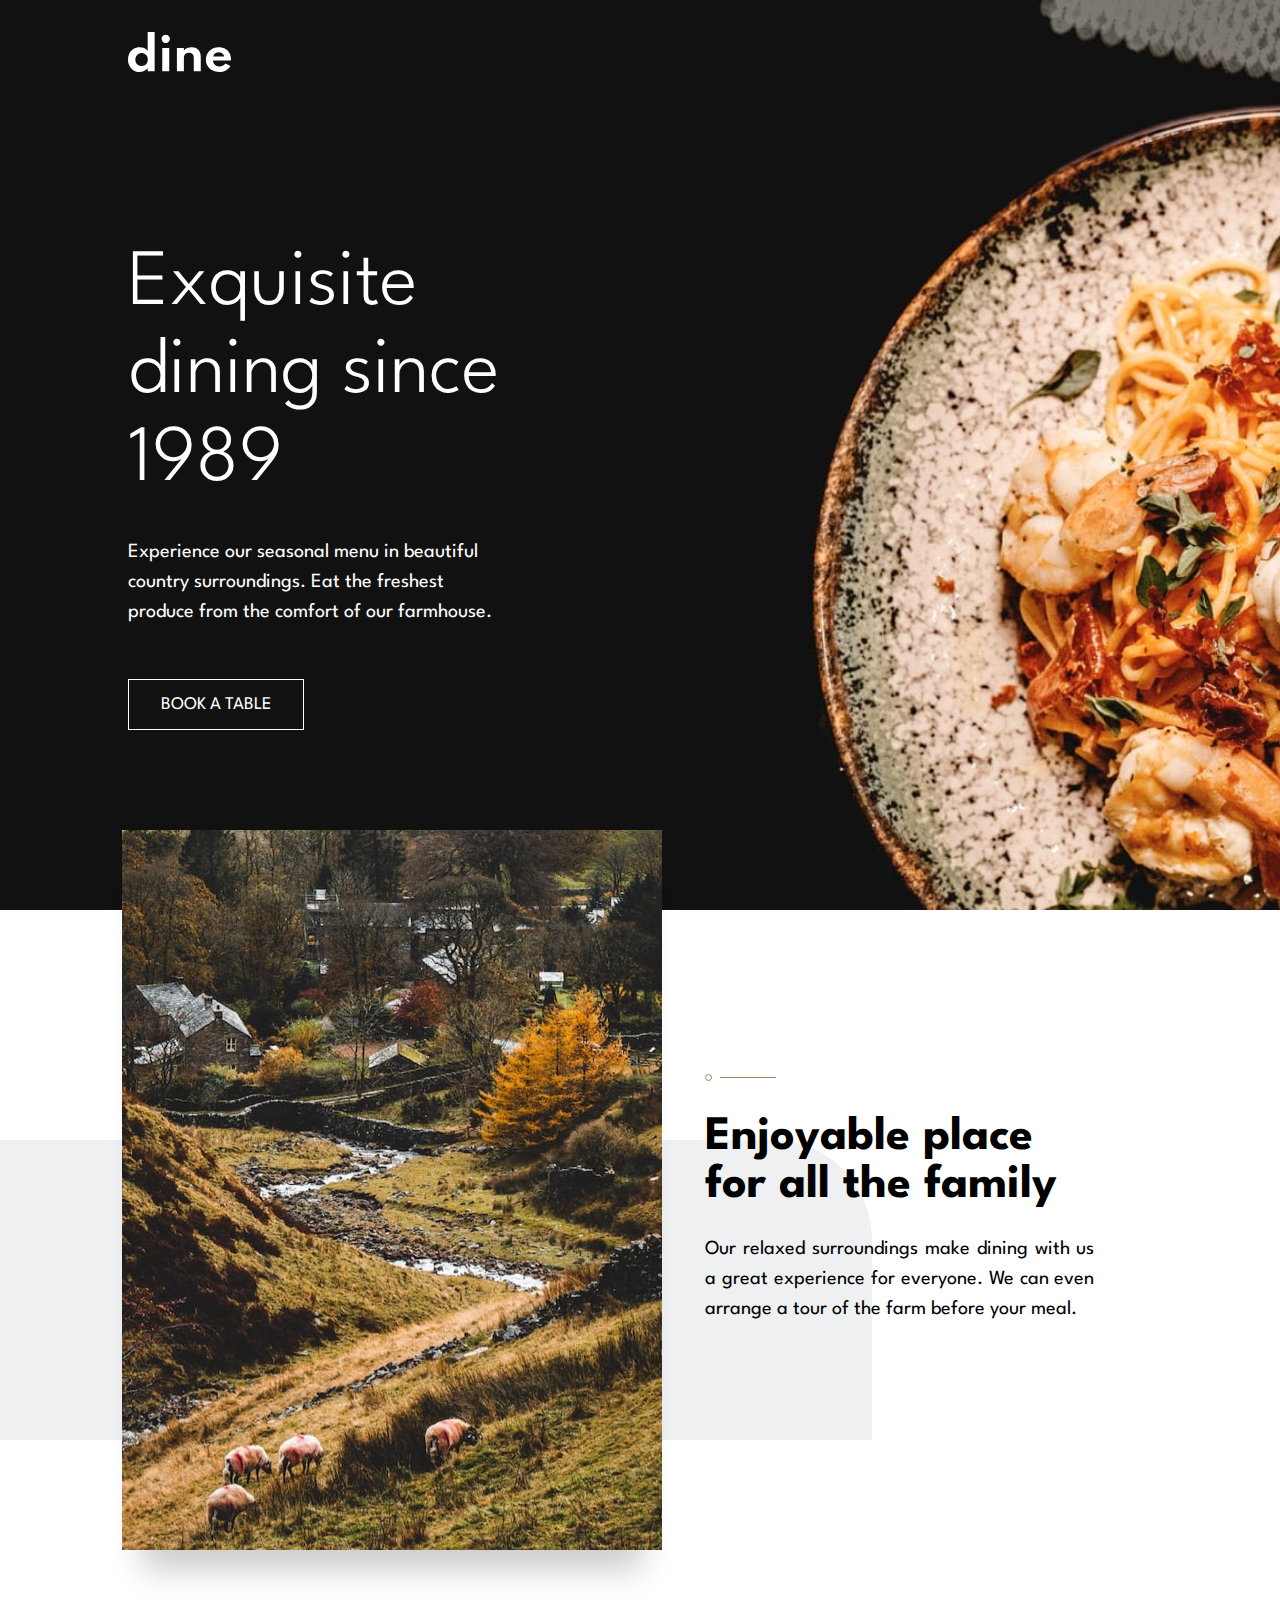
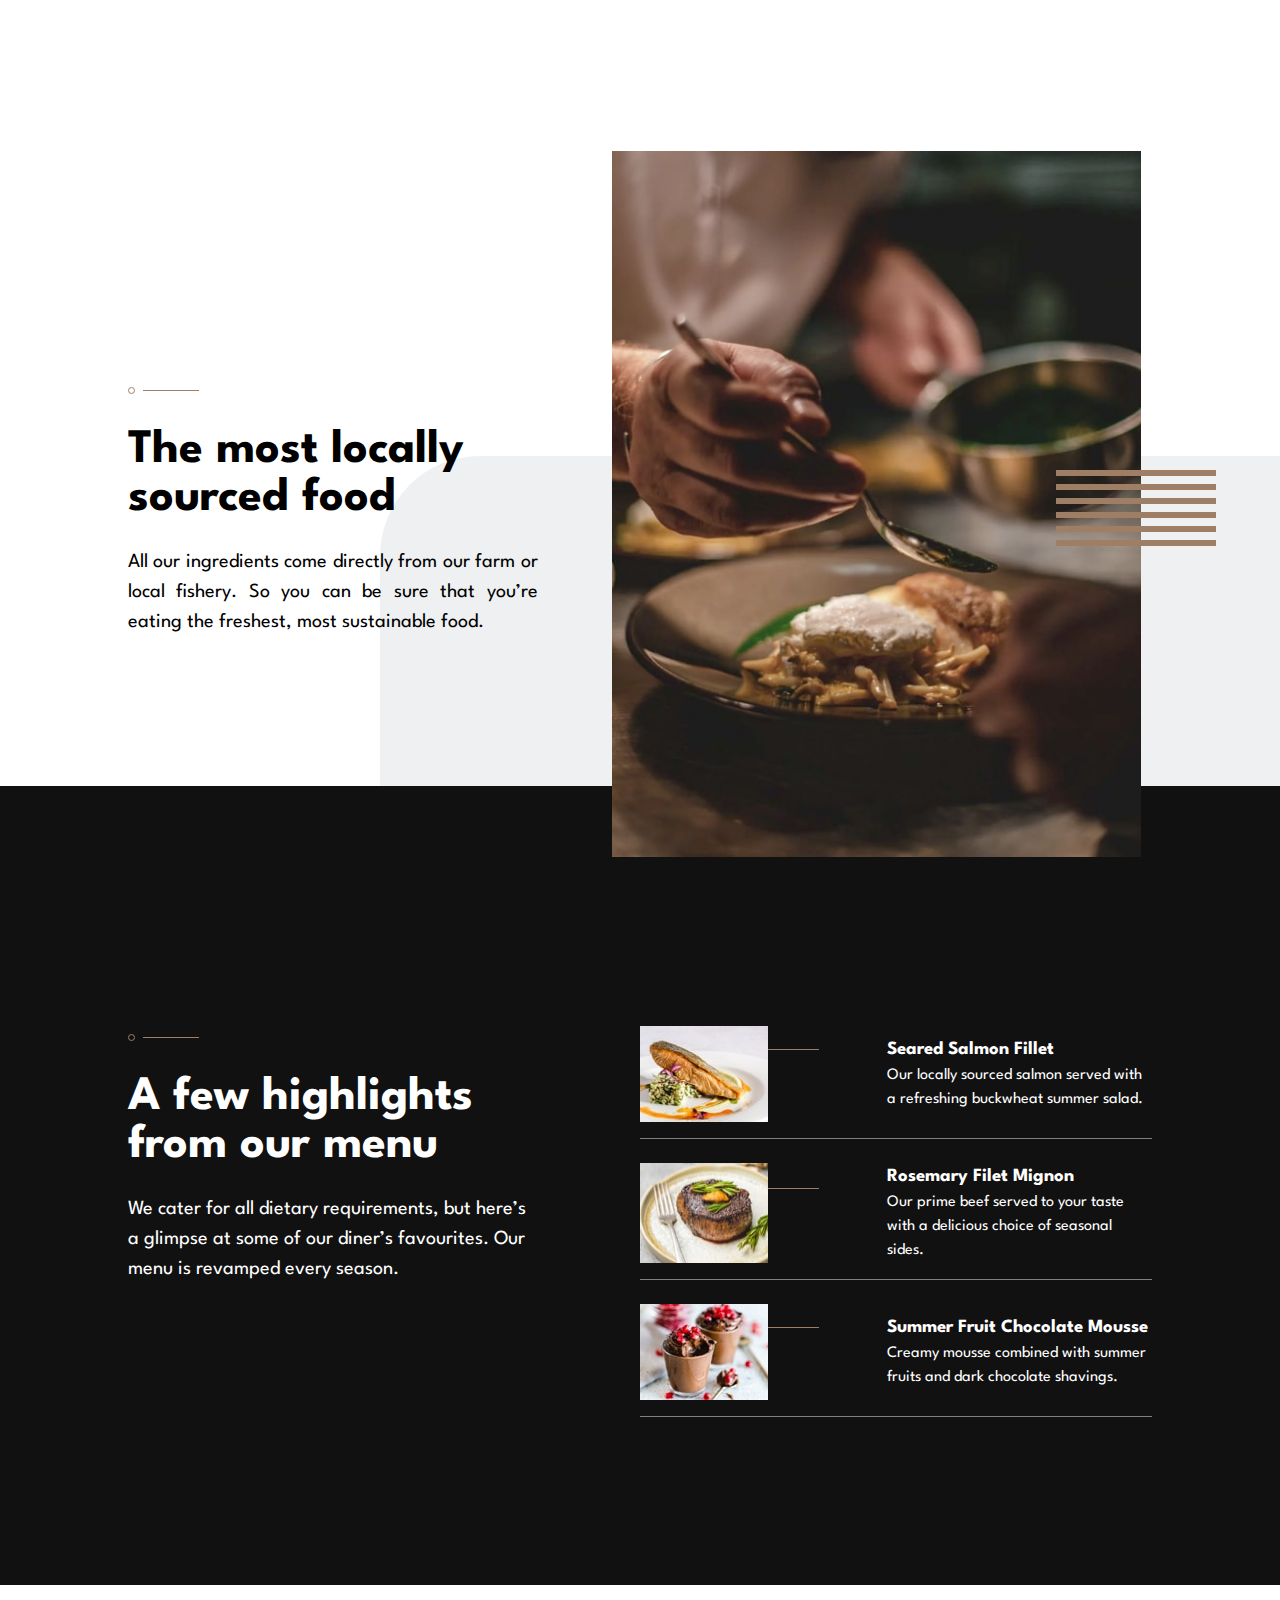
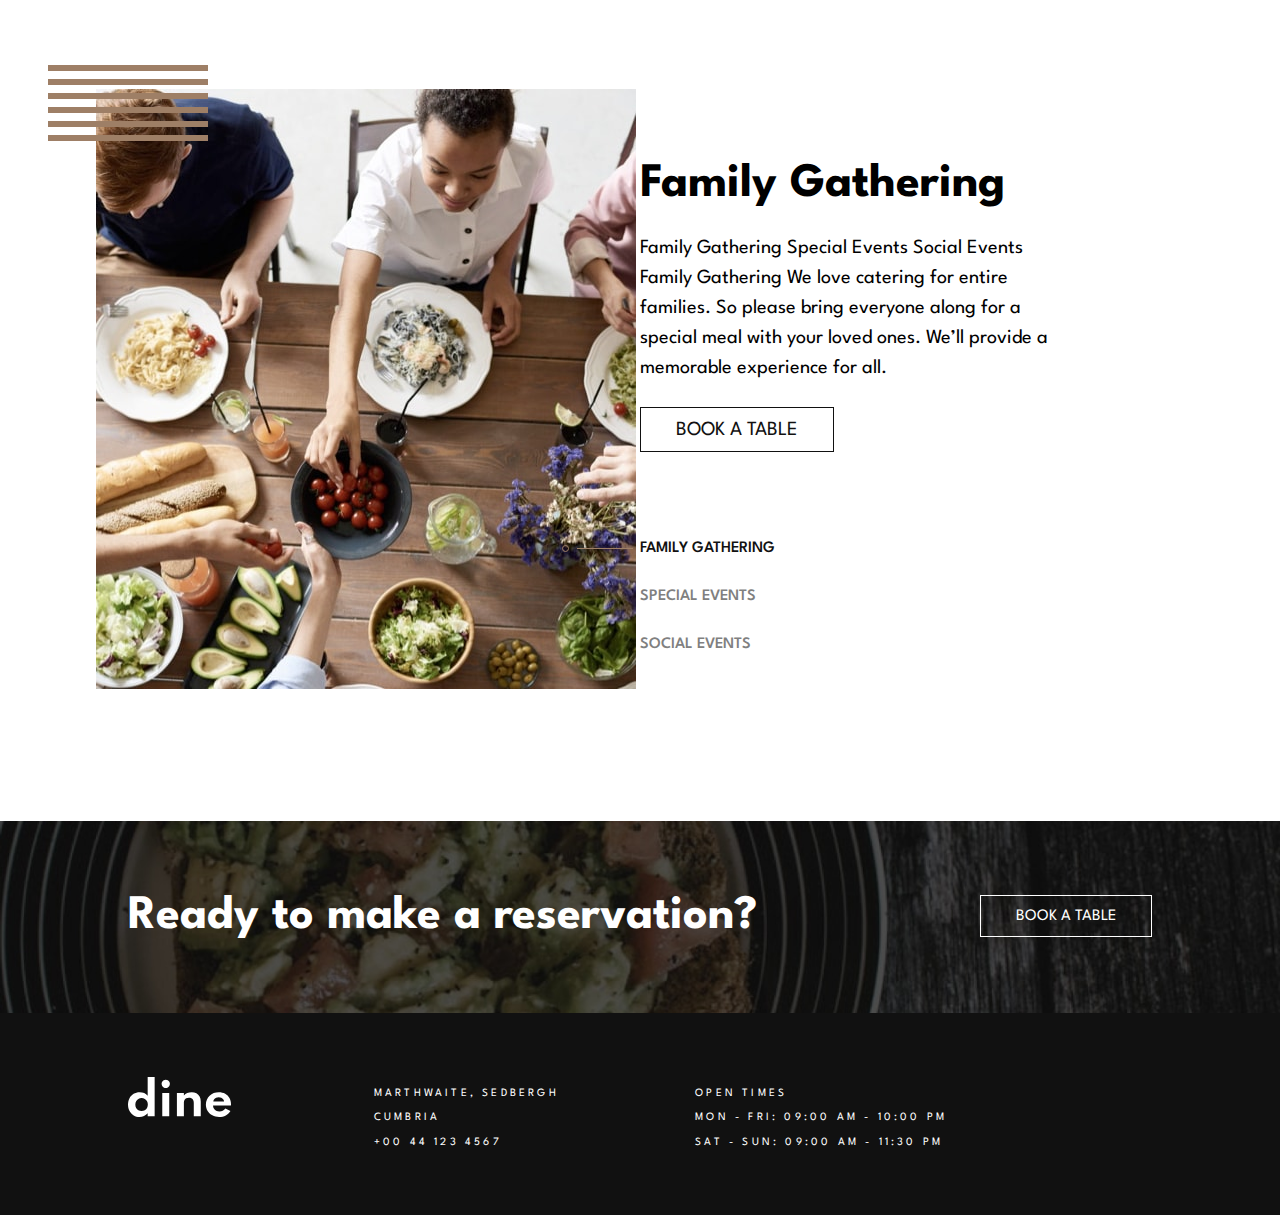
<file: index.html>
<!DOCTYPE html>
<html lang="en">
<head>
    <meta charset="UTF-8">
    <meta http-equiv="X-UA-Compatible" content="IE=edge">
    <meta name="viewport" content="width=device-width, initial-scale=1.0">
    <title>Dine Restaurant</title>
    <link rel="stylesheet" href="./css/style.css">
</head>
<body>
    <div class="hero">
        <div class="container home">
            <a  href="#"><img class="logo" src="./images/logo.svg" alt=""></a>
            <div class="zero">
                <h1>Exquisite dining since 1989</h1>
                <p>Experience our seasonal menu in beautiful country surroundings. Eat the freshest produce from the comfort of our farmhouse.</p>
                <p class="book"><a class="table" href="./booking/booking.html">BOOK A TABLE</a></p>
            </div>
        </div>
    </div>
    <section class="section-one">
        <div class="close">
            <div class="container one">
                <div>
                    <img class="tree" src="./images/homepage/enjoyable-place-desktop.jpg" alt="">
                </div>
                <div class="hero-one">
                    <img  src="./images/patterns/pattern-divide.svg" alt="">
                    <h2 >Enjoyable place for all the family</h2>
                    <p> Our relaxed surroundings make dining with us a great experience for everyone. We can even arrange a tour of the farm before your meal.</p>
                </div>
            </div>
        </div>
    </section>

    <section class="section-two">
        <div class="container two close">
            <div class="hero-two">
                <img  src="./images/patterns/pattern-divide.svg" alt="">
                <h2>The most locally sourced food</h2>
                <p>All our ingredients come directly from our farm or local fishery. So you can be sure that you’re eating the freshest, most sustainable food.</p>
            </div>
            <div>
                <img class="spoon" src="./images/homepage/locally-sourced-desktop.jpg" alt="">
                <img class="pattern" src="./images/patterns/pattern-lines.svg" alt="">
            </div>
        </div>
    </section>

    <section class="section-three">
        <div class="container three">
            <div class="difficult">
                <div class="highlights">
                    <img src="./images/patterns/pattern-divide.svg" alt="">
                    <h2>A few highlights from our menu</h2>
                    <p>We cater for all dietary requirements, but here’s a glimpse at some of our diner’s favourites. Our menu is revamped every season.</p>            
                </div>
                <div class="images">
                    <div class="food salmon">
                        <img  class="beef" src="./images/homepage/salmon-desktop-tablet.jpg" alt="">
                        <img class="line" src="./images/patterns/pattern-divide.svg" alt="">
                        <div class="text">
                            <h3>Seared Salmon Fillet</h3>
                            <p class="small">Our locally sourced salmon served with a refreshing buckwheat summer salad.</p>
                        </div>
                    </div>
                    <div class="food">
                        <img  class="beef" src="./images/homepage/beef-desktop-tablet.jpg" alt="">
                        <img class="line" src="./images/patterns/pattern-divide.svg" alt="">
                        <div class="text">
                            <h3>Rosemary Filet Mignon</h3>
                            <p class="small">Our prime beef served to your taste with a delicious choice of seasonal sides.</p>
                        </div>
                    </div>
                    <div class="food">
                        <img  class="beef" src="./images/homepage/chocolate-desktop-tablet.jpg" alt="">
                        <img class="line" src="./images/patterns/pattern-divide.svg" alt="">
                        <div class="text">
                            <h3>Summer Fruit Chocolate Mousse</h3>
                            <p class="small">Creamy mousse combined with summer fruits and dark chocolate shavings.</p>
                        </div>
                    </div>
                </div>  
            </div>  
        </div>
    </section>

    <section class="section-four">
        <div class="container fours">
            <div class="four">
                <div>
                    <img class="pattern-one" src="./images/patterns/pattern-lines.svg" alt="">
                    <img class="gathering" src="./images/homepage/family-gathering-desktop.jpg" alt="">
                </div>
                <div class="family families">
                    <h2 id="heading">Family Gathering</h2>
                    <p id="para"> Family Gathering Special Events Social Events Family Gathering We love catering for entire families. So please bring everyone along for a special meal with your loved ones. We’ll provide a memorable experience for all.</p>
                    <p><a  class="booking" href="./booking/booking.html">BOOK A TABLE</a></p>
                    <ul class="clicks">
                        <li id="family">FAMILY GATHERING</li>
                        <li id="special">SPECIAL EVENTS</li>
                        <li id="social">SOCIAL EVENTS</li>
                    </ul>
                </div>
            </div>
        </div>
    </section>

    <footer class="footer-one">
        <!-- <img src="/images/homepage/ready-bg-desktop.jpg" alt=""> -->
        <div class="container">
            <div class="split">
                <div>
                    <h2>Ready to make a reservation?</h2>
                </div>
                <div class="last">
                    <a href="./booking/booking.html">BOOK A TABLE</a>
                </div>
            </div>
        </div> 
    </footer>

    <footer class="footer-two">
        <div class="container">
            <div class="foot">
                <a href="#"><img src="./images/logo.svg" alt=""></a>
                <div class="time">
                    <div class="location">
                        <p>MARTHWAITE, SEDBERGH</p>
                        <p>CUMBRIA</p>
                        <p>+00 44 123 4567</p>
                    </div>
                    <div class="open">
                        <p>OPEN TIMES</p>
                        <P>MON - FRI: 09:00 AM - 10:00 PM</P>
                        <P>SAT - SUN: 09:00 AM - 11:30 PM</P>
                    </div>
                </div>
            </div>
        </div>
    </footer>


    

<script src="./app.js"></script>
</body>
</html>
</file>
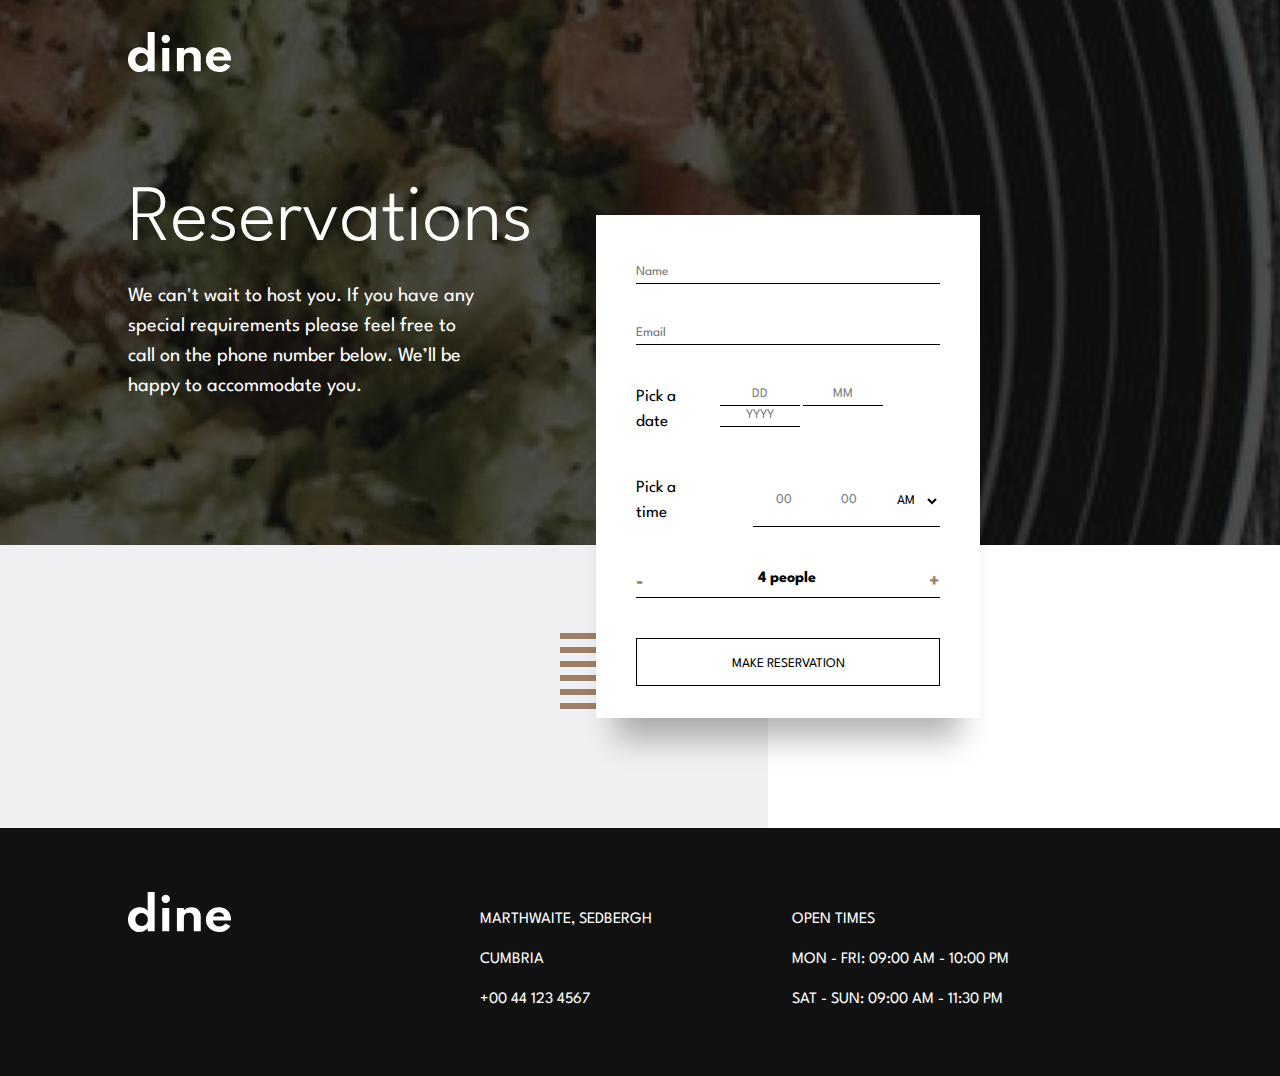
<file: booking/booking.html>
<!DOCTYPE html>
<html lang="en">

    <head>
        <meta charset="UTF-8">
        <meta http-equiv="X-UA-Compatible" content="IE=edge">
        <meta name="viewport" content="width=device-width, initial-scale=1.0">
        <link rel="stylesheet" href="../css/booking.css">
        <title>Booking</title>
    </head>

    <body>
        <section class="section-one">
            <div class="container">
                <a href="../index.html"><img class="logo" src="../images/logo.svg" alt=""></a>
                <div class="hero">
                    <h1>Reservations</h1>
                    <p>We can't wait to host you. If you have any special requirements please feel free to call on the
                        phone number below. We’ll be happy to accommodate you.</p>
                </div>
            </div>

            <form action="" class="form" id="form">
                <input type="text" name="name" id="name" placeholder="Name" required>
                <p class="name-required">This field is required</p>

                <input type="email" name="email" id="email" placeholder="Email">
                <p class="email-required">This field is required</p>

                <div class="date">
                    <div>
                        <p id="date-text">Pick a date</p>
                        <p class="date-incomplete">This field is incomplete</p>
                    </div>
                    <div class="input">
                        <input type="text" name="day" id="day" placeholder="DD">
                        <input type="text" name="month" id="month" placeholder="MM">
                        <input type="text" name="year" id="year" placeholder="YYYY">
                    </div>
                </div>
                <div class="time">
                    <div>
                        <p id="time-text">Pick a time</p>
                        <p class="time-incomplete">This field is incomplete</p>

                    </div>
                    <div class="input-one">
                        <input type="number" name="hour" id="hour" placeholder="00" required>
                        <input type="number" name="minute" id="minute" placeholder="00">
                        <select name="" id="period">
                            <option value="am">AM</option>
                            <option value="pm">PM</option>
                        </select>
                    </div>
                </div>
                <div class="people">
                    <button class="btn decrease">-</button>
                    <span><strong><span id="num">4</span> people</strong></span>
                    <button class="btn increase">+</button>
                </div>
                <button class="reserve" type="submit">MAKE RESERVATION</button>

            </form>
        </section>

        <section section-two>
            <div class="container">
                <div class="lines">
                    <img src="../images/patterns/pattern-lines.svg" alt="">
                </div>
            </div>
        </section>

        <footer class="footer-two">
            <div class="container">
                <div class="foot">
                    <a href="../index.html"><img class="logo-two" src="../images/logo.svg" alt=""></a>
                    <div class="times">
                        <div class="location">
                            <p>MARTHWAITE, SEDBERGH</p>
                            <p>CUMBRIA</p>
                            <p>+00 44 123 4567</p>
                        </div>
                        <div class="open">
                            <p>OPEN TIMES</p>
                            <P>MON - FRI: 09:00 AM - 10:00 PM</P>
                            <P>SAT - SUN: 09:00 AM - 11:30 PM</P>
                        </div>
                    </div>
                </div>
            </div>
        </footer>

        <script src="../booking.js"></script>
    </body>

</html>
</file>
<file: css/style.css>
@import url('https://fonts.googleapis.com/css2?family=League+Spartan:wght@300;400;600;700&display=swap');

* {
    margin: 0;
    padding: 0;
    box-sizing: border-box;
    line-height: 1.5;
    font-family: 'League Spartan', sans-serif;
    /* overflow-x: hidden; */
    scroll-behavior: smooth;
}

h1 {
    font-family: 'League Spartan', sans-serif;
    font-weight: 300;
    font-size: 80px;
    line-height: 1.1;
    margin-bottom: 2rem;
    color: white;
    width: 100%;
    
}

.close {
    width: 95%;
}

#para {
    width: 80%;
}
.book {
    margin-top: 2rem;
    font-size: large;
    /* font-weight: 300; */
    padding: 2rem 0;
}

.table {
    text-decoration: none;
    color: white;
    border: 1px solid white;
    padding: 1rem 2rem;
    transition: all 0.25s ease-out;

}

.table:hover {
    background-color: white;
    color: black;
}

.container {
    width: 80%;
    margin: 0 auto;
}

.hero {
    background-image: url('../images/homepage/hero-bg-desktop.jpg');
    background-repeat: no-repeat;
    background-size: cover;
    background-position: center;
    /* height: 100vh; */
}

p {
    font-size: 20px;
}

h2 {
    margin: 1.5rem 0;
    font-size: 48px;
    text-align: left;
    line-height: 1;
}

.small {
    font-size: 16px;
}

.zero {
    width: 45%;
    padding: 10rem 0;
    color: white;
    margin-bottom: 2rem; 
}

.zero p {
    width: 80%;
}

.logo {
    margin-top: 2rem;
}

.one {
    display: flex;
    justify-content: space-between; 
    position: relative;
    
}

.one div {
    position: relative;
    top: -7rem;
    z-index: 3;
}


.one div:nth-of-type(1)::before {
    content: '';
    position: absolute;
    top: 310px;
    left: -150px;
    background-color: #5c6779;
    width: 900px;
    height: 300px;
    border-radius: 0 100px 0 0;
    z-index: -1;
    opacity: .1;  
    
}

.two div:nth-of-type(2)::before {
    content: '';
    position: absolute;
    bottom: 60px;
    right: 0;
    background-color: #5c6779;
    width: 900px;
    height: 350px;
    border-radius: 100px 0 0 0;
    z-index: -1;
    opacity: .1;  
}

.hero-one {
    width: 40%;
    align-self: center;
    text-align: justify;
}

.tree {
    box-shadow: 0px 40px 30px -20px rgba(0,0,0,0.2);
}

img {
    max-width: 100%;
}


.two {
    display: flex;
    justify-content: space-between;
}

.hero-two {
    align-self: center;
    width: 40%;
    text-align: justify;
}

.spoon {
    width: 98%;

}
.pattern {
    position: absolute;
    right: 4rem;
    bottom: 20rem;
}

.food {
    display: flex;
    margin-bottom: 1.5rem;
    border-bottom: 1px solid gray;
    padding-bottom: 1rem;
    
}

.images {
    width: 50%;
}

.difficult {
    display: flex;
    justify-content: space-between;
    padding: 9rem 0;

}

.highlights {
    width: 40%;
    text-align: left;
}

.highlights h2 {
    font-size: 3rem;
    line-height: 1;
}

.text {
    margin-left: 3rem;
    align-self: center;
}

.section-three {
    background-color: #111111 ;
    color: white;

}

.section-two {
    position: relative;
    bottom: -5rem;
}

.four {
    display: flex;
    padding: 6.5rem 0;
    justify-content: space-between;
    position: relative;
}

.fours {
    width: 85%;
}

.family {
    width: 50%;
    align-self: center;
    padding: 3rem 0;
}

.family h2 {
    font-size: 3rem;
}

.family p {
    margin-bottom: 2rem;
}

.clicks {
    color: gray;
    margin-top: 5rem;
    position: relative;
}

.clicks li {
    list-style: none;
    transition: all .25s ease-in;
    line-height: 3;
    font-weight: 550;
}

.clicks li:hover {
    color: #111111;
    cursor: pointer;
}

.clicks li.active {
    color: #111111;
    list-style-image: url('../images/patterns/pattern-divide.svg')
}

.booking {
    text-decoration: none;
    color: #111111;
    border: #111111 1px solid;
    padding: .8rem 2.2rem;
    transition: all 0.25s ease-out;
}

.booking:hover {
    color: white;
    background-color: #111111;
}

.footer-one {
    background-image: url('../images/homepage/ready-bg-desktop.jpg');
    background-size: cover;
    background-repeat: no-repeat;
    background-position: center;

}
.split {
    display: flex;
    padding: 3rem 0;
    justify-content: space-between;
}

.split h2 {
    font-size: 3rem;
    color: white;
}

.last {
    align-self: center;
    text-decoration: none;
}

.last a {
    text-decoration: none;
    color: white;
    border: 1px white solid;
    padding: .8rem 2.2rem;
    transition: all 0.25s ease-out ;
}

.last a:hover {
    background-color: white;
    color: #111111;
}

.three {
    padding-top: 6rem;
}


.pattern-one {
    position: absolute;
    top: 5rem;
    left: -3rem;
}

.foot {
    display: flex;
    justify-content: space-between;
    padding: 4rem 0;
    font-size: small;
    width: 80%;
}

.footer-two {
    background-color: #111111;
    color: white;
    line-height: 1.6;
}

.location p {
    margin-top: .5rem;
    font-weight: 400;
    font-size: .7rem;
    letter-spacing: .2rem;
}

.open p {
    margin-top: .5rem;
    font-weight: 400;
    font-size: .7rem;
    letter-spacing: .2rem;

}

.line {
    margin-block: auto;
    position: relative;
    left: -1.25rem;
    top: -1.5rem;
    
}

.food img:nth-of-type(1){
    position: relative;
    z-index: 2;
}

.time {
    display: flex;
    justify-content: space-between;
    width: 70%;
}

/* Tablet mode */

@media (max-width: 820px) {
    .zero {
        text-align: center;
        width: 70%;
        margin-inline: auto;
    }

    .pattern-one {
        margin-left: 35px;
    }

    h2 {
        font-size: 48px;
        text-align: center;
    }

    .clicks li.active {
        margin-left: 0;
        list-style-image: none;
    }

    .zero {
        margin-top: 2rem;
        padding: 0;
    }

    .zero h1 {
        font-size: 52px;
    }

    .zero p {
        width: 100%;
    }
    .home {
        display: flex;
        flex-direction: column;
        padding-top: 27rem;
    }

    .home a {
        margin-inline: auto;;
    }

    h1 {
        width: 100%;
    }

    .hero {
        background-image: url('../images/homepage/hero-bg-tablet.jpg');
        height: 100vh;
    }

    .one {
        display: flex;
        flex-direction: column;
        width: 100%;
        margin-left: 1rem;
        align-items: center;
    }

    .hero-one {
        text-align: center;
        width: 50%;
        margin-top: 2rem;

    }

    .tree {
        height: 35vh;
        width: 80vw;
        object-fit: cover;
        
    }

    .one div:nth-of-type(1)::before {
        top: 200px;
        left: -500px;
        height: 350px ;
    }

    .spoon {
        height: 35vh;
        width: 80vw;
        object-fit: cover;
    }

    .two {
        display: flex;
        flex-direction: column-reverse;
        margin-bottom: 15rem;
    }

    .hero-two {
        align-self: center;
        width: 60%;
        text-align: center;
        margin-top: 2rem;
    }

    .two div:nth-of-type(2)::before {
        content: '';
        position: absolute;
        bottom: -180px;
        right: 0px;
        width: 50%;
    }

    .difficult {
        display: flex;
        flex-direction: column;
    }

    .highlights {
        width: 80%;
        text-align: center;
        margin-bottom: 4rem;
        justify-self: center;
        margin-inline: auto;
    }

    .images {
        width: 100%;
    }

    .four {
        display: flex;
        flex-direction: column;
        position: relative;
    }

    .gathering {
        width: 80%;
        height: 50vh;
        object-fit: cover;
        box-shadow: 0px 40px 30px -20px rgba(0,0,0,0.2);
        text-align: center;
        margin-left: 70px;
    }

    .family {
        width: 70vw;
        text-align: center;
        display: flex;
        flex-direction: column;
        margin-top: -6rem;
    }

    .clicks {
        order: 1;
        display: flex;
        justify-content: space-between;
    }

    .family h2 {
        order: 2;
    }

    .family p:nth-of-type(1) {
        order: 3;
        width: 80%;
        margin-inline: auto ;
    }

    .family p:nth-of-type(2) {
        order: 4;
        margin-top: 2rem;
    }

    li {
        transition: all .3s ease-out;
        font-size: 20px;
    }

    li:hover {
        border-bottom: 1px solid #9e7f66;
    }

    .location {
        margin-bottom: 2rem;
    }

    .split {
        display: block;
    }
    .last {
        margin-inline: auto;
        text-align: center;
    }

    .time {
        flex-direction: column;
        width: 100%;
        margin-left: 9rem;
    }

    .three {
        padding-top: 0rem;
    }

}

@media (max-width: 500px) {
    .hero {
        background-image: url('../images/homepage/hero-bg-mobile.jpg');
        background-size: cover;
        background-position: center;
        background-repeat: no-repeat;
    }

    .two div:nth-of-type(2)::before {
        display: none;
    }

    .one div:nth-of-type(1)::before {
        display: none;
    }

    #para {
        font-size: 16px;
    }
    
    .zero h1{
        font-size: 2rem;
        margin-top: 1rem;
    }

    .zero {
        margin-top: -10rem;
        width: 80%;
    }

    .zero p {
        font-size: 16px;
    }

    .logo {
        position: relative;
        top: -180px;
    }

    .tree {
        height: 50vh;
    }

    .hero-one {
        width: 60%;
    }

    .spoon {
        height: 50vh;
    }

    .pattern {
        display: none;
    }

    .hero-two {
        width: 80%;
    }

    .highlights {
        width: 100%;
    }

    .highlights h2{
        font-size: 2rem;
    }

    .food {
        display: flex;
        flex-direction: column;
    }
    .text {
        font-size: 1rem;
        text-align: center;
        margin-right: 3rem;
        width: 100%;
        margin-bottom: 1rem;
        margin-top: 2rem;
    }

    .text p {
        margin-top: .75rem;
    }

    .line {
        display: none;
    }

    .split h2 {
        font-size: 36px;
    }

    .pattern-one {
        display: none;
    }

    .clicks {
        flex-direction: column;
        font-size: large;
    }

    li:hover {
        border-bottom: none;
    }

    .family {
        width: 90%;
    }

    .family h2 {
        font-size: 2.2rem;
    }

    .family p {
        width: 100%;
        font-size: 1.2rem;
    }

    .split div:nth-of-type(1) {
        font-size: .5rem;
        text-align: center;
        width: 100%;
    }

    .foot {
        flex-direction: column;
        text-align: center;
        align-items: center;
    }

    .time {
        margin-right: 5rem;
        margin-top: 2rem;
    }

    .foot img {
        margin-left: 3rem;
    }

    .beef {
        width: 100%;
        max-width: 100%;
        object-fit: cover;
    }

    h2 {
        font-size: 28px;
    }

    p {
        font-size: 16px;
    }

    .gathering {
        width: 100%;
        margin-left: -.05rem;
        text-align: center;
    }

}

@media (min-width: 1800px) {
    h1 {
        font-size: 90px;
    }

    h2 {
        font-size: 64px;
    }

    .zero p {
        font-size: 24px;
    }
    .tree {
        width: 100%;
    }

    .hero-one  p{
        font-size: 24px;
    }

    .container {
        width: 80%;
    }

    .hero-two p{
        font-size: 24px;
        text-align: left;
    }

    .one div:nth-of-type(1)::before {
        top: 270px;
        left: -250px;
        width: 60vw;
    }

    .two div:nth-of-type(2)::before {
        width: 60vw;
    }

    .pattern {
        position: absolute;
        right: 12vw;
        bottom: 23rem;
    }
    
    .spoon {
        width: 100%;
        padding-right: 5rem;
    }

    .three {
        padding-top: 6rem;
    }

    .gathering {
        width: 10%;
    }

    .container {
        max-width: 80%;
    }
}
</file>
<file: css/booking.css>
@import url("https://fonts.googleapis.com/css2?family=League+Spartan:wght@300;400;600;700&display=swap");
* {
  margin: 0;
  padding: 0;
  box-sizing: border-box;
  line-height: 1.5;
  font-family: "League Spartan", sans-serif;
  scroll-behavior: smooth;
}

.container {
  width: 80%;
  margin: 0 auto;
}

input[type=text]::after {
  content: "This field is required";
  position: absolute;
  left: 20px;
  top: 0;
  font-size: 8px;
  color: red;
  background-color: red;
  width: 50px;
  height: 50px;
}

input.invalid::-moz-placeholder {
  color: red !important;
}

input.invalid:-ms-input-placeholder {
  color: red !important;
}

input.invalid::placeholder {
  color: red !important;
}

.name-required, .email-required {
  top: -20px;
}

.name-required, .email-required, .date-incomplete, .time-incomplete {
  display: none;
  position: relative;
  font-size: 8px;
  color: red;
  font-weight: bold;
  margin-bottom: -1.5rem;
  width: 100%;
}

h1 {
  font-family: "League Spartan", sans-serif;
  font-weight: 300;
  font-size: 80px;
}

p {
  font-size: 20px;
  width: 100%;
}

.section-one {
  background-image: url("../images/homepage/ready-bg-desktop@2x.jpg");
  background-position: center;
  background-size: cover;
  color: white;
}
.section-one .logo {
  margin-top: 2rem;
}

.hero {
  padding: 5rem 0 9rem 0;
  width: 34.1%;
  text-align: left;
}

.lines {
  text-align: center;
  margin-top: 3rem;
  padding: 2.5rem;
}
.lines::before {
  content: "";
  position: absolute;
  bottom: -100px;
  left: 0;
  background-color: #5c6779;
  width: 60vw;
  height: 90vh;
  border-radius: 0 0 130px 0;
  z-index: -1;
  opacity: 0.1;
}

.footer-two {
  margin-top: 70px;
  background-color: #111111;
  color: white;
}
.footer-two .foot {
  padding: 4rem 0;
  display: flex;
  justify-content: space-between;
  width: 86%;
}
.footer-two .times {
  display: flex;
  justify-content: space-between;
  width: 60%;
}
.footer-two .open p {
  margin-top: 1rem;
  font-size: 16px;
}
.footer-two .location p {
  margin-top: 1rem;
  font-size: 16px;
}

.date {
  display: flex;
  gap: 1rem;
}

#date-text {
  font-size: 17px;
  font-weight: 400;
  width: 100%;
}

#time-text {
  font-size: 17px;
  font-weight: 400;
  width: 100%;
}

.time {
  display: flex;
  gap: 0rem;
  display: flex;
  justify-content: space-between;
  width: 70%;
}
.time input:focus {
  outline: 0;
}

.form {
  background-color: white;
  width: 30%;
  padding: 2rem 2.5rem;
  display: flex;
  flex-direction: column;
  gap: 1.5rem;
  position: absolute;
  right: 300px;
  top: 215px;
  box-shadow: 0px 40px 30px -20px rgba(0, 0, 0, 0.3);
}

.date {
  color: #000;
  font-size: 0.72rem;
  display: flex;
  justify-content: space-between;
  margin-top: 1rem;
}
.date input {
  background-color: rgba(0, 0, 0, 0);
  border: none;
  border-bottom: 1px solid #000;
  width: 5rem;
  text-align: center;
  align-items: center;
}
.date input::-moz-placeholder {
  color: gray;
}
.date input:-ms-input-placeholder {
  color: gray;
}
.date input::placeholder {
  color: gray;
}
.date input:focus {
  outline: 0;
}

.input-one {
  display: flex;
  justify-content: space-between;
  width: 80%;
}
.input-one #hour {
  width: 4.8rem;
  margin-left: 3.5rem;
  margin-right: -2rem;
}
.input-one #minute {
  width: 4.8rem;
  margin-left: 1.3rem;
}

.time {
  color: #000;
  font-size: 0.72rem;
  margin-top: 1rem;
  width: 100%;
}
.time input {
  background-color: rgba(0, 0, 0, 0);
  border: none;
  border-bottom: 1px solid #000;
  width: 3rem;
  text-align: center;
}
.time input:invalid {
  color: red;
}
.time input::-moz-placeholder {
  color: gray;
}
.time input:-ms-input-placeholder {
  color: gray;
}
.time input::placeholder {
  color: gray;
}

#period {
  background-color: rgba(0, 0, 0, 0);
  border: none;
  border-bottom: 1px solid #000;
  width: 5rem;
  text-align: center;
  margin-left: -0.65rem;
}

.people {
  color: #000;
}

.reserve {
  background: transparent;
  border: 1px solid #000;
  padding: 1rem 0 0.6rem 0;
  transition: all 0.25s ease-out;
  margin-top: 1rem;
}
.reserve:hover {
  cursor: pointer;
  color: #fff;
  background-color: #111111;
}

#name {
  background-color: rgba(0, 0, 0, 0);
  border: none;
  border-bottom: 1px solid #000;
  width: 100%;
  margin-top: 1rem;
}
#name:focus {
  outline: 0;
}

#email {
  background-color: rgba(0, 0, 0, 0);
  border: none;
  border-bottom: 1px solid #000;
  width: 100%;
  margin-top: 1rem;
}
#email:focus {
  outline: 0;
}

.people {
  border-bottom: 1px solid #000;
  display: flex;
  justify-content: space-between;
  margin-top: 1rem;
}

option {
  border: none;
  background-color: #fff;
  width: 3rem;
}

.btn {
  background-color: rgba(0, 0, 0, 0);
  border: none;
  border-bottom: 1px solid #000;
  border: none;
  font-size: 20px;
  color: #9e7f66;
  font-weight: bold;
}
.btn:hover {
  cursor: pointer;
}

@media (max-width: 820px) {
  .name-required, .email-required, .date-incomplete, .time-incomplete {
    font-size: 8px !important;
  }

  .lines::before {
    opacity: 1;
    display: none;
  }

  .section-one {
    background-image: url("../images/homepage/ready-bg-tablet.jpg");
  }
  .section-one .hero {
    text-align: center;
    width: 80%;
    margin: -2rem auto;
  }
  .section-one p {
    width: 100%;
    font-size: large;
  }

  .footer-two {
    position: absolute;
    bottom: -80px;
    width: 100%;
    top: 860px;
  }
  .footer-two .times {
    flex-direction: column;
  }
  .footer-two .location {
    margin-bottom: 1rem;
  }
  .footer-two .location p {
    line-height: 0.9;
  }
  .footer-two .open p {
    line-height: 0.9;
  }

  .form {
    margin-top: 10rem;
    width: 60%;
    right: 21%;
  }

  .date input {
    width: 6rem;
    justify-content: space-between;
  }

  .time input {
    width: 5.7rem;
    position: relative;
    right: 0rem;
    display: flex;
  }
  .time #hour {
    width: 6rem;
    margin-left: -0.5rem;
  }
  .time #minute {
    width: 6rem;
  }
  .time .input-one {
    display: flex;
    justify-content: space-between;
    width: 70%;
    gap: 1rem;
  }
  .time .input-one p {
    font-size: 12px;
  }

  #period {
    width: 6.2rem;
  }

  #date-text {
    font-size: 1rem;
  }

  #time-text {
    font-size: 1rem;
  }
}
@media (max-width: 500px) {
  .footer-two {
    position: relative;
    bottom: -3.8rem;
  }

  .name-required, .email-required, .date-incomplete, .time-incomplete {
    font-size: 8px !important;
  }

  .form {
    right: 40px;
    width: 80%;
  }
  .form .date {
    flex-direction: column;
  }
  .form .date p {
    font-size: 1rem;
  }
  .form .date input {
    width: 4.5rem;
  }
  .form .date .input {
    display: flex;
    justify-content: space-between;
  }
  .form .section-one {
    background-image: url("../images/homepage/ready-bg-mobile.jpg");
    background-position: center;
    background-size: cover;
  }
  .form .section-one .container {
    display: flex;
    flex-direction: column;
  }
  .form .time {
    flex-direction: column;
  }
  .form .time p {
    margin-bottom: 0.5rem;
    font-size: 17px;
  }
  .form .time input {
    width: 2rem;
  }
  .form .time #hour {
    width: 4.8rem;
    margin-left: -0.3rem;
  }
  .form .time #minute {
    width: 5rem;
    margin-left: 1.8rem;
  }
  .form .time #period {
    margin-left: 0.1rem;
    width: 10rem;
  }
  .form .time .input-one {
    display: flex;
    justify-content: space-between;
    gap: 0.8rem;
  }

  .hero {
    margin-right: 8rem;
  }
  .hero h1 {
    font-size: 80px;
    text-align: center;
    margin-right: 1rem;
    width: 100%;
  }
  .hero p {
    width: 100%;
    font-size: 1rem;
    text-align: center;
  }

  .logo {
    position: relative;
    left: 7rem;
  }

  .footer-two {
    margin-top: -30rem;
  }
  .footer-two .container {
    width: 100%;
  }

  .times {
    text-align: center;
    margin-top: 2rem;
  }
  .times .location p {
    font-size: 13px;
    line-height: 0.7;
    margin-top: 1.2rem;
    width: 100%;
  }
  .times .open p {
    font-size: 13px;
    width: 100%;
  }

  .foot {
    flex-direction: column;
    align-items: center;
    margin-left: 2rem;
  }

  .hero h1 {
    font-size: 48px;
  }

  .date-incomplete {
    margin-bottom: 0.8rem;
  }

  .time-incomplete {
    margin-top: -0.25rem;
    padding-bottom: 0.8rem;
  }
}/*# sourceMappingURL=booking.css.map */
</file>
